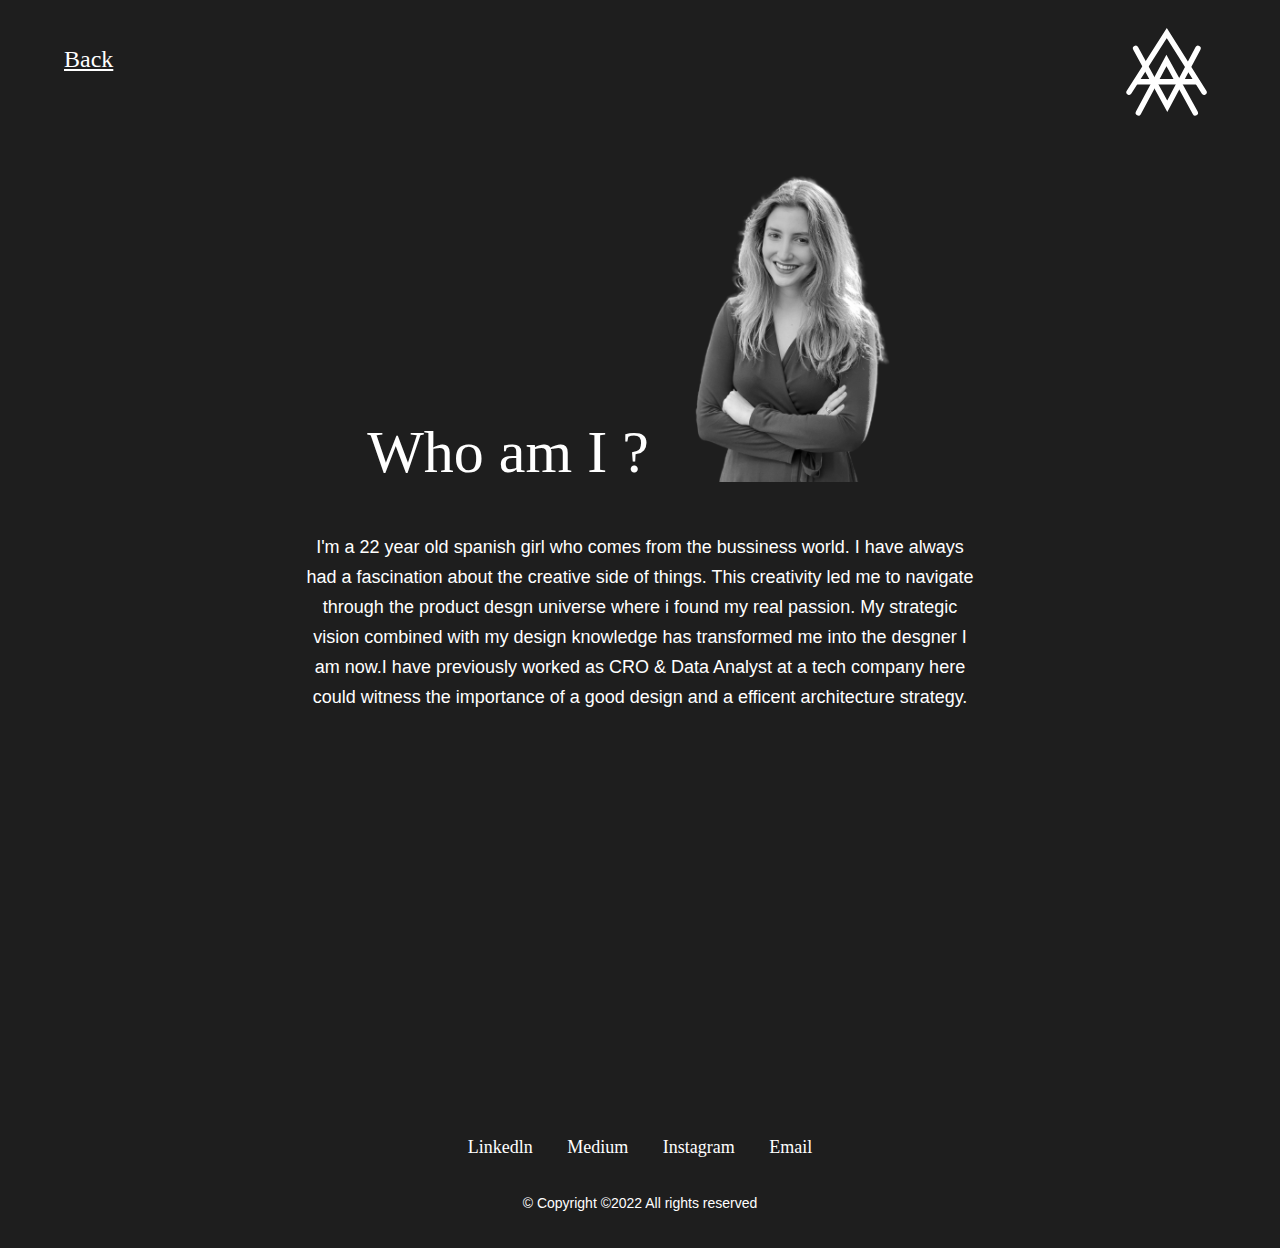
<file: about.html>
<!DOCTYPE html>
<html lang="en">

<head>
    <meta charset="UTF-8">
    <meta http-equiv="X-UA-Compatible" content="IE=edge">
    <meta name="viewport" content="width=device-width, initial-scale=1.0">
    <title>Portfolio</title>
    <link href="css/reset.css" type="text/css" rel="stylesheet">
    <link rel="stylesheet" href="css/style-about.css">
    <link href="https://unpkg.com/aos@2.3.1/dist/aos.css" rel="stylesheet">
    <link rel="preconnect" href="https://fonts.googleapis.com">
    <link rel="preconnect" href="https://fonts.gstatic.com" crossorigin>
    <link href="https://fonts.googleapis.com/css2?family=Playfair+Display:wght@400;500&display=swap" rel="stylesheet">
    <link href="https://fonts.googleapis.com/css2?family=Playfair+Display:wght@400;500;700&display=swap"
        rel="stylesheet">
    <link
        href="https://fonts.googleapis.com/css2?family=Playfair+Display:wght@400;500;700;800&family=Poppins:wght@200;300;400&display=swap"
        rel="stylesheet">

</head>
<header>
    <img class="foto-yo" src="image/logo_blanco.svg" alt="logo">
<div class="back">
    <a href="index.html" >Back</a>
</div>
</header>

<body>
    <div class="description">
        <div class="union-about"> 
            <h1>Who am I ?
            </h1>
            <img src="image/about_me.svg" alt="yo profesional">
        </div>
         <p>
             I'm a 22 year old spanish girl who comes from the bussiness world. I have always had a fascination about the creative side of things. This creativity led me to navigate through the product desgn universe where i found my real passion. My strategic vision combined with my design knowledge has transformed me into the desgner I am now.I have previously worked as CRO & Data Analyst at a tech company here could witness the importance of a good design and a efficent architecture strategy. 
         </p>
       
    </div>
 
</body>

<footer>
        <div id="contact-section">
            <a href="https://www.linkedin.com/in/cristina-av/" target="_blank">Linkedln</a>
            <a href="https://medium.com/@crisalvarezva" target="_blank">Medium</a>
            <a href="https://www.instagram.com/crisalvarezva/?hl=es" target="_blank">Instagram</a>
            <a href="mailto:crisalvarezva@gmail.com?subject=Contacto">Email</a>

        </div>
        <p id="copyright">&copy; Copyright ©2022 All rights reserved </p>
    </footer>

</html>
</file>
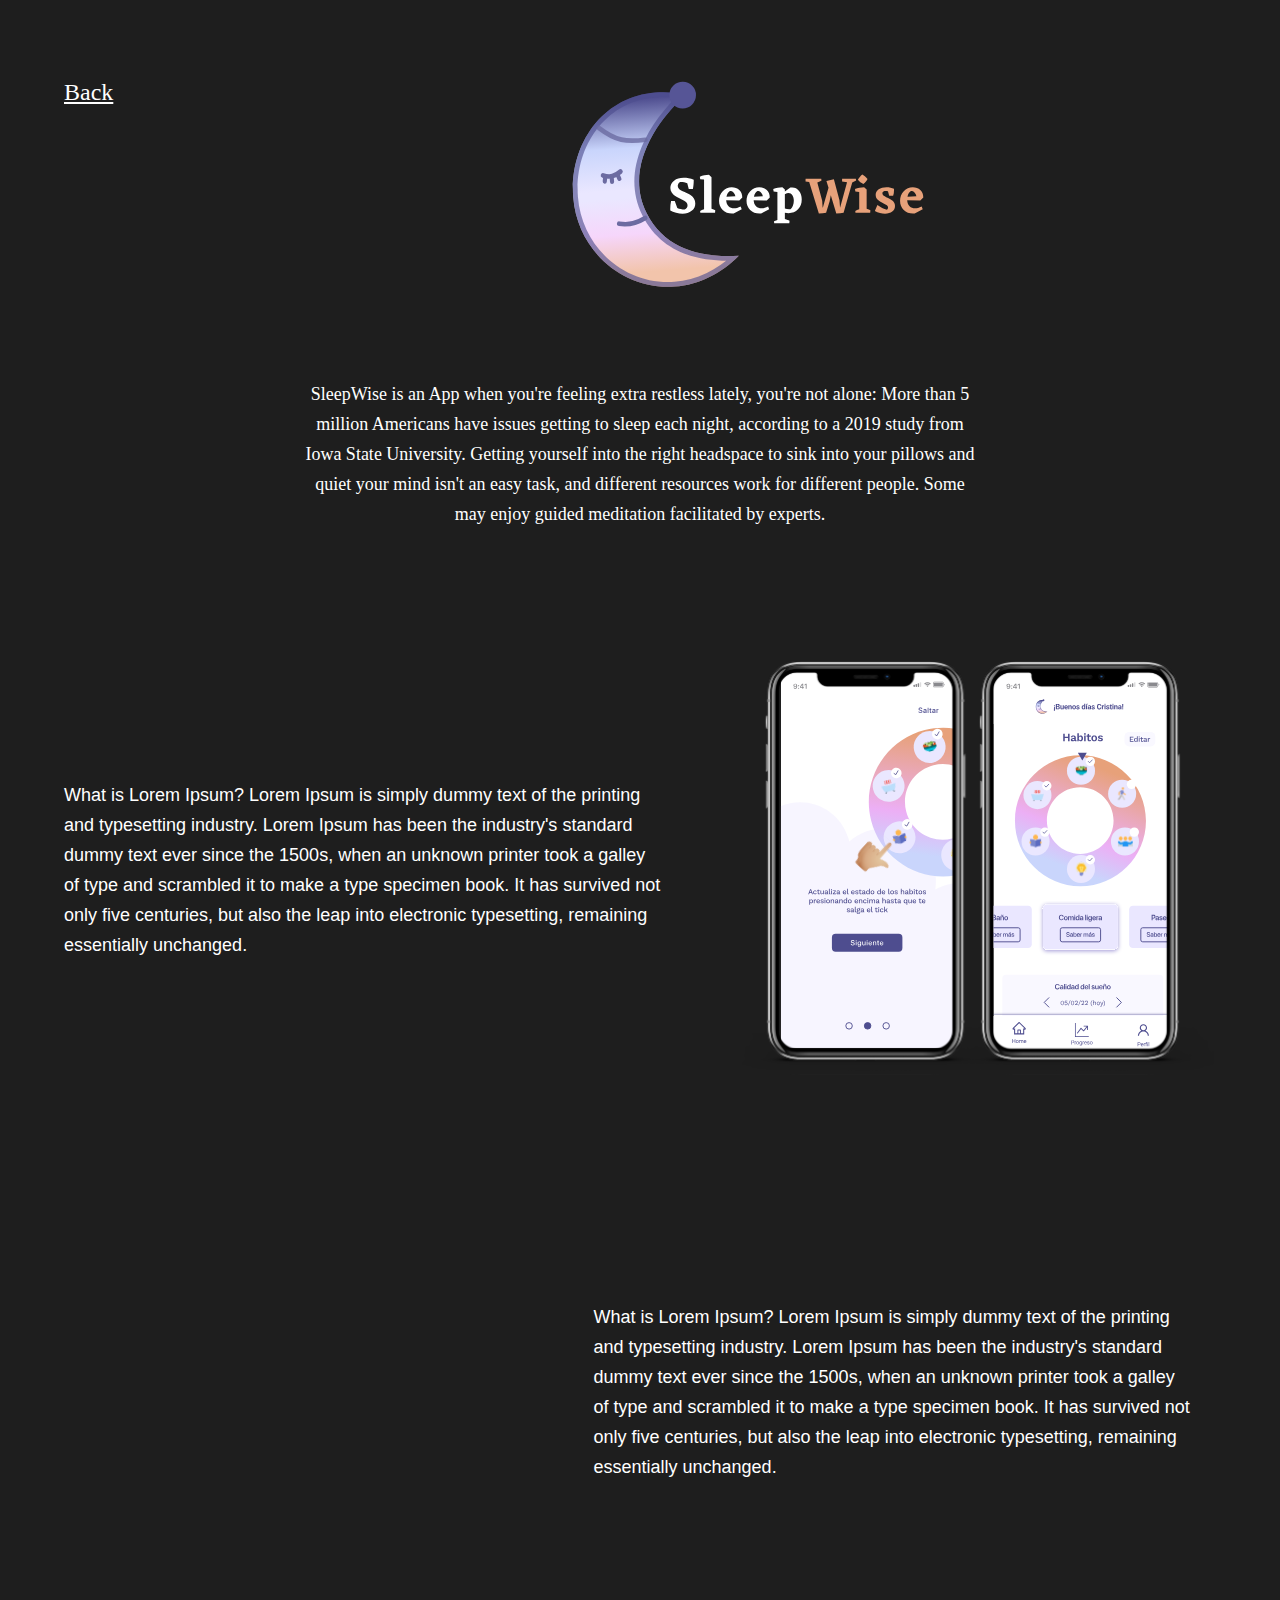
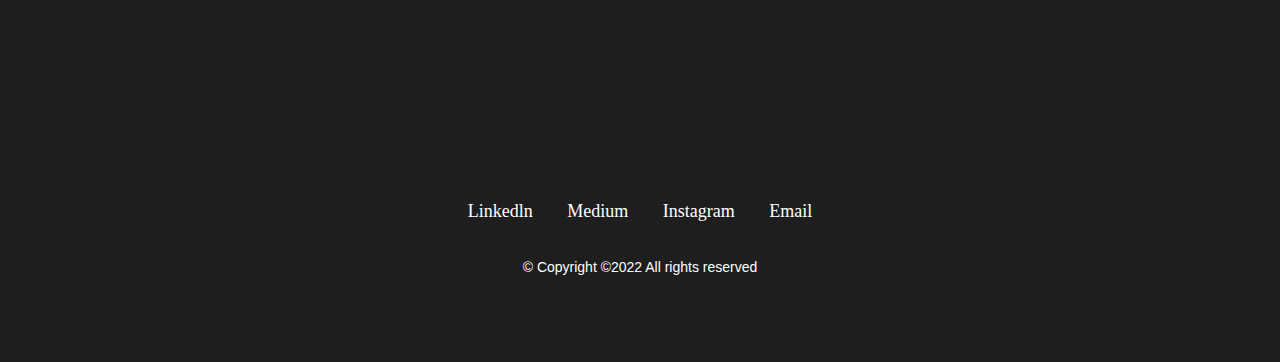
<file: new.html>
<!DOCTYPE html>
<html lang="en">

<head>
    <meta charset="UTF-8">
    <meta http-equiv="X-UA-Compatible" content="IE=edge">
    <meta name="viewport" content="width=device-width, initial-scale=1.0">
    <title>Portfolio</title>
    <link href="css/reset.css" type="text/css" rel="stylesheet">
    <link href="css/style-new.css" rel="stylesheet">
    <link href="https://unpkg.com/aos@2.3.1/dist/aos.css" rel="stylesheet">
    <link rel="preconnect" href="https://fonts.googleapis.com">
    <link rel="preconnect" href="https://fonts.gstatic.com" crossorigin>
    <link href="https://fonts.googleapis.com/css2?family=Playfair+Display:wght@400;500&display=swap" rel="stylesheet">
    <link href="https://fonts.googleapis.com/css2?family=Playfair+Display:wght@400;500;700&display=swap"
        rel="stylesheet">
    <link
        href="https://fonts.googleapis.com/css2?family=Playfair+Display:wght@400;500;700;800&family=Poppins:wght@200;300;400&display=swap"
        rel="stylesheet">
</head>


<body>
    <header>
        <div class="wise-union">
            <img src="image/luna_pequeña.svg" alt="logo sleepwise">
        </div>
        <div class="back">
            <a href="index.html">Back</a>
        </div>
    </header>
    <div class="intro">
        <h3>
            SleepWise is an App when you're feeling extra restless lately, you're not alone: More than 5 million
            Americans have issues getting to sleep each night, according to a 2019 study from Iowa State University.
            Getting yourself into the right headspace to sink into your pillows and quiet your mind isn't an easy task,
            and different resources work for different people.
            Some may enjoy guided meditation facilitated by experts.
        </h3>

    </div>

    <section class="mock-ups">
        <div class="block">
            <p> What is Lorem Ipsum?
                Lorem Ipsum is simply dummy text of the printing and typesetting industry. Lorem Ipsum has been the
                industry's standard dummy text ever since the 1500s, when an unknown printer took a galley of type and
                scrambled it to make a type specimen book. It has survived not only five centuries, but also the leap
                into electronic typesetting, remaining essentially unchanged.
            </p>
            <div data-aos="fade-left 2s"><img src="image/sw_1.svg" alt="mock up 1" ></div>
        </div>
        <div class="block-reverse">
            <p> What is Lorem Ipsum?
                Lorem Ipsum is simply dummy text of the printing and typesetting industry. Lorem Ipsum has been the
                industry's standard dummy text ever since the 1500s, when an unknown printer took a galley of type and
                scrambled it to make a type specimen book. It has survived not only five centuries, but also the leap
                into electronic typesetting, remaining essentially unchanged.

            </p>
            <div data-aos="fade-right 2s" ><img src="image/sw_2.svg" alt="mock up 2" ></div>
        </div>

    </section>



    <footer>
        <div id="contact-section">
            <a href="https://www.linkedin.com/in/cristina-av/" target="_blank">Linkedln</a>
            <a href="https://medium.com/@crisalvarezva" target="_blank">Medium</a>
            <a href="https://www.instagram.com/crisalvarezva/?hl=es" target="_blank">Instagram</a>
            <a href="mailto:crisalvarezva@gmail.com?subject=Contacto">Email</a>

        </div>
        <p id="copyright">&copy; Copyright ©2022 All rights reserved </p>
    </footer>

    <script src="https://unpkg.com/aos@2.3.1/dist/aos.js"></script>
    <script>
        AOS.init();
    </script>
</body>

</html>
</file>
<file: css/style-about.css>
@font-face {
    font-family:"PlayfairDisplay-Regular";
    src: url(https://fonts.googleapis.com/css2?family=Playfair+Display:wght@400;500;700&display=swap);
}

body{
    background-color: #1E1E1E;
    color: white;
}

header{
    display: flex;
    justify-content: space-between;
    flex-direction: row-reverse;
    align-items: center;
    width: 100%;
    z-index: 1;
}
p {
    color:white;
    font-size: 18px;
    font-family: 'Poppins Regular 400', sans-serif;
    margin-right: 300px;
    margin-left: 300px;
    line-height: 30px;
 
    

}

.description{
    margin-top: 0px;
    width: 100%;
    text-align: center;
    height: 100vh;
}

h1 {
    color: white;
    font-size: 60px;
    animation: tracking-in-expand 0.7s ease-in-out both;

   
    
}
.back{
    color: white;
    font-size: 24px;
    margin-left: 64px;
}

.back a{
    color: white;
    font-size: 24px;

}
.foto-yo{
    margin-right:64px ;
    margin-top: 24px;
}

footer a {
    margin-left: 15px;
    margin-right: 15px;
    text-decoration: none;
    color: white;
    }
    
footer{
  
    width: 100%;
    text-align: center;
    font-size: 18px;
    font-family: 'Playfair Display Regular 400', serif;
    margin-top: 120px;
}
    
#copyright {
    color: white;
    font-size: 14px;
    margin-bottom: 30px;
    margin-top: 32px;
    text-align: center;}
  
.union-about{
    display: flex;
    flex-direction: row;
    align-items:flex-end;
    justify-content: center;
    margin-bottom: 50px;
}

  
@-webkit-keyframes tracking-in-expand {
    0% {
      letter-spacing: -0.5em;
      opacity: 0;
    }
    40% {
      opacity: 0.6;
    }
    100% {
      opacity: 1;
    }
  }
  @keyframes tracking-in-expand {
    0% {
      letter-spacing: -0.5em;
      opacity: 0;
    }
    40% {
      opacity: 0.6;
    }
    100% {
      opacity: 1;
    }
  }
</file>
<file: css/style-new.css>
@font-face {
    font-family:"PlayfairDisplay-Regular";
    src: url(https://fonts.googleapis.com/css2?family=Playfair+Display:wght@400;500;700&display=swap);
}


body{
    background-color:#1E1E1E;
}

p{
    font-size: 18px;
    color: white;
    font-family:'Poppins Regular 200', sans-serif; ;
    width: 600px;
    line-height: 30px;
    margin-right: 64px;
}

header{
    display: flex;
    align-items:flex-start;
    justify-content:space-evenly;
    flex-direction: row-reverse;
   padding-top: 80px;
   padding-right: 550px;
   gap: 450px;
}
.back{
    color: white;
    font-size: 24px;
    margin-left: 64px;
}

.back a{
    color: white;
    font-size: 24px;

}
footer a {
    margin-left: 15px;
    margin-right: 15px;
    text-decoration: none;
    color: white;
    }
    
footer{
  
    width:100%;
    text-align: center;
    font-size: 18px;
    font-family: 'Playfair Display Regular 400', serif;
    margin-top: 200px;
}
    
#copyright {
    color: white;
    font-size: 14px;
    margin-bottom: 80px;
    margin-top: 32px;
    text-align: center;
    width: 100%;}
  
    img{
    animation:slide-in-fwd-center 0.8s cubic-bezier(0.250, 0.460, 0.450, 0.940) both;}
    h3{
        font-size: 18px;
        color: white;
        margin-top: 80px;
        margin-bottom: 100px;
        margin-left: 300px;
        padding-right: 300px;
        height: 100%;
        line-height: 30px;
        font-family: 'Playfair Display Regular 400', serif;
    }

    .intro{
      text-align: center;
      width: 100%;
    }
    .block{
        display:flex;
        align-items: center;
        justify-content: center;
        padding-top:32px;
       
    }
    .block-reverse{
        display:flex;
        flex-direction: row-reverse;
        align-items: center;
        justify-content: center;
        padding-top:64px;
        margin-top: 40px;
        gap: 80px;

    }
@-webkit-keyframes slide-in-fwd-center {
    0% {
      -webkit-transform: translateZ(-1400px);
              transform: translateZ(-1400px);
      opacity: 0;
    }
    100% {
      -webkit-transform: translateZ(0);
              transform: translateZ(0);
      opacity: 1;
    }
  }
  @keyframes slide-in-fwd-center {
    0% {
      -webkit-transform: translateZ(-1400px);
              transform: translateZ(-1400px);
      opacity: 0;
    }
    100% {
      -webkit-transform: translateZ(0);
              transform: translateZ(0);
      opacity: 1;
    }
  }
</file>
